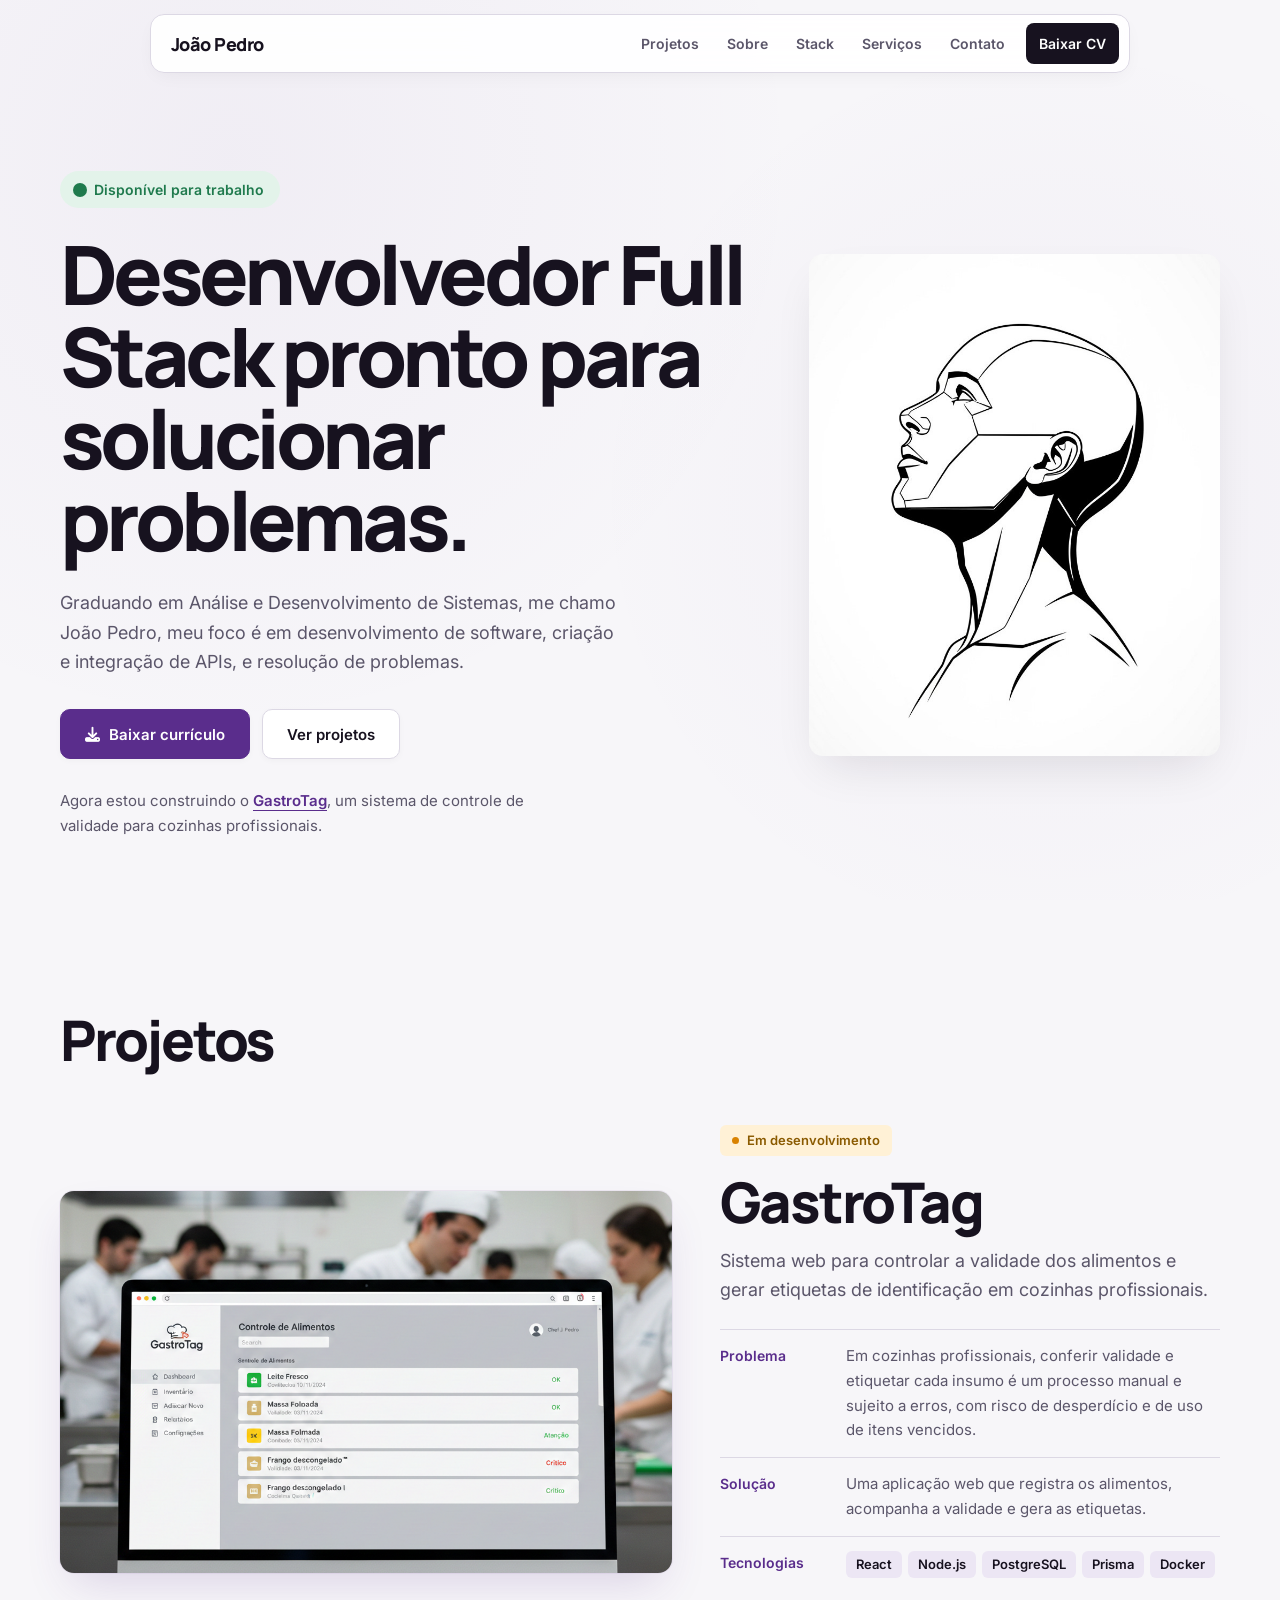
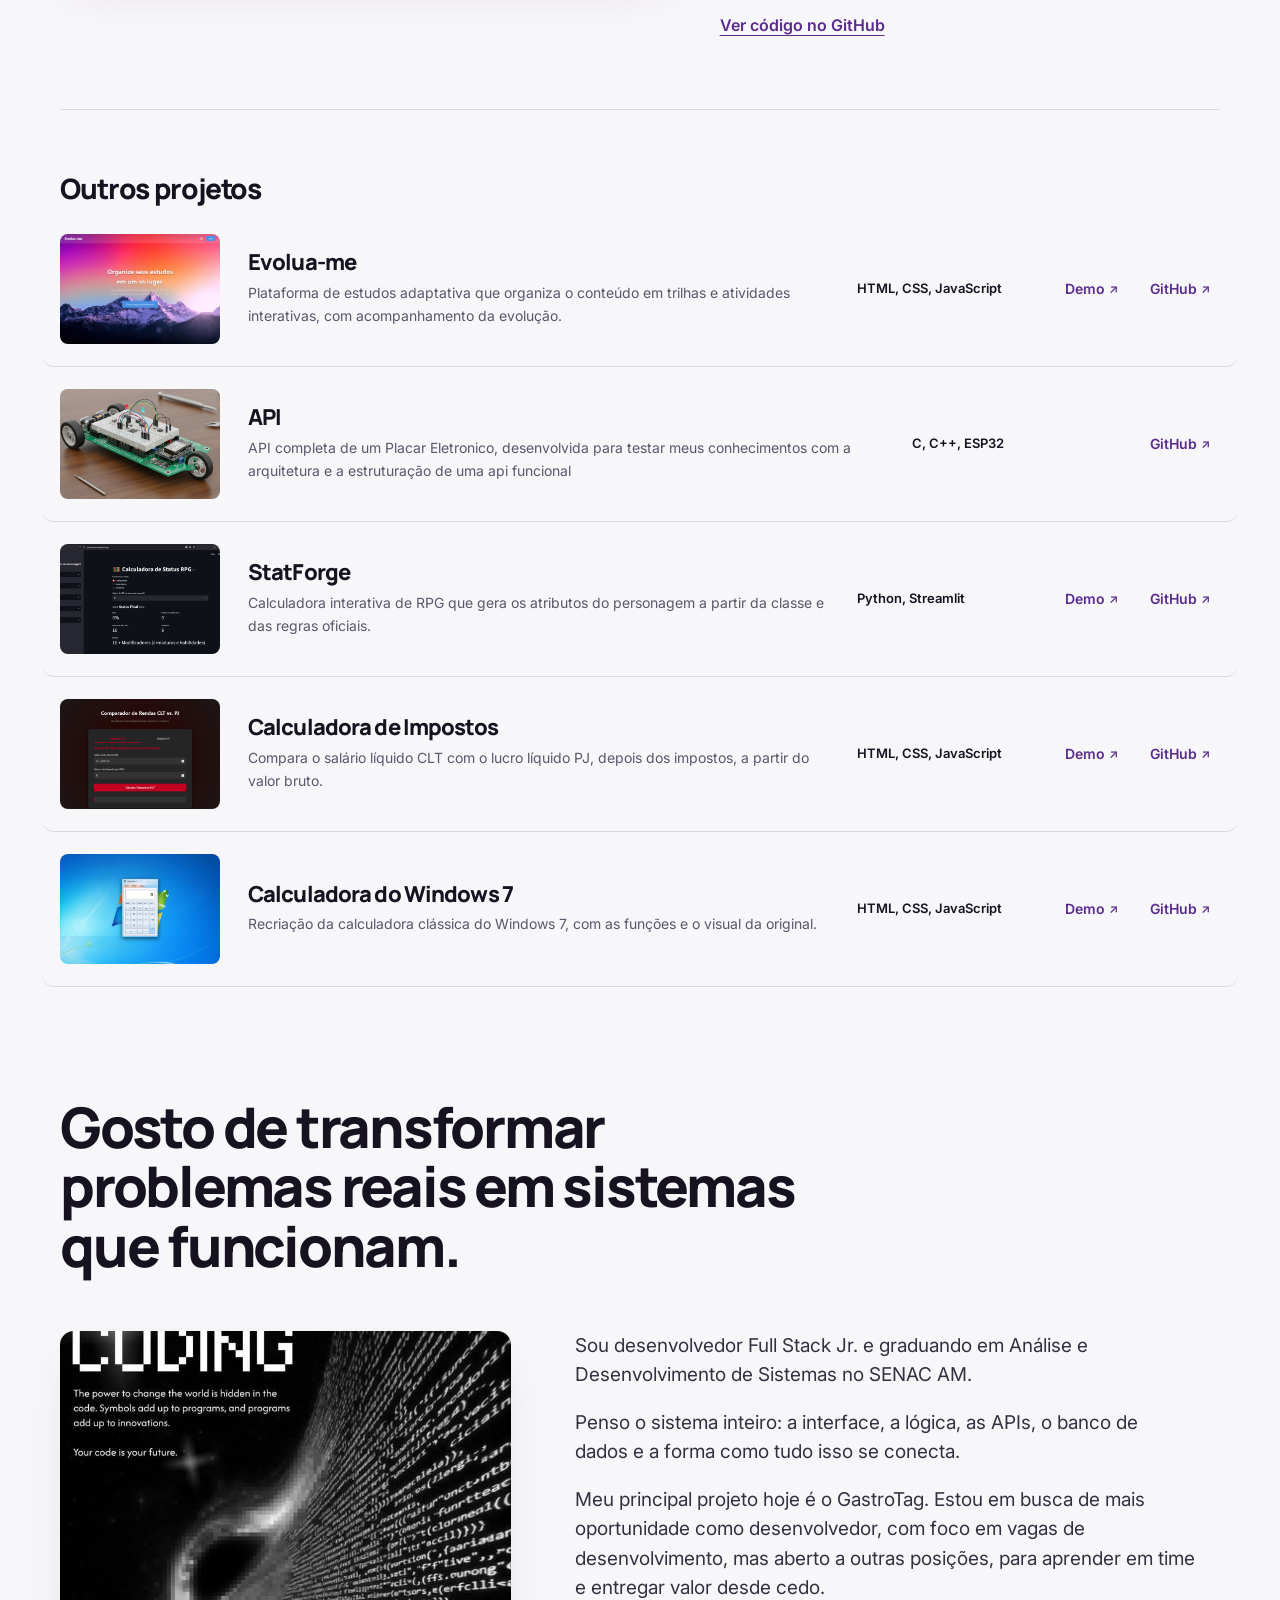
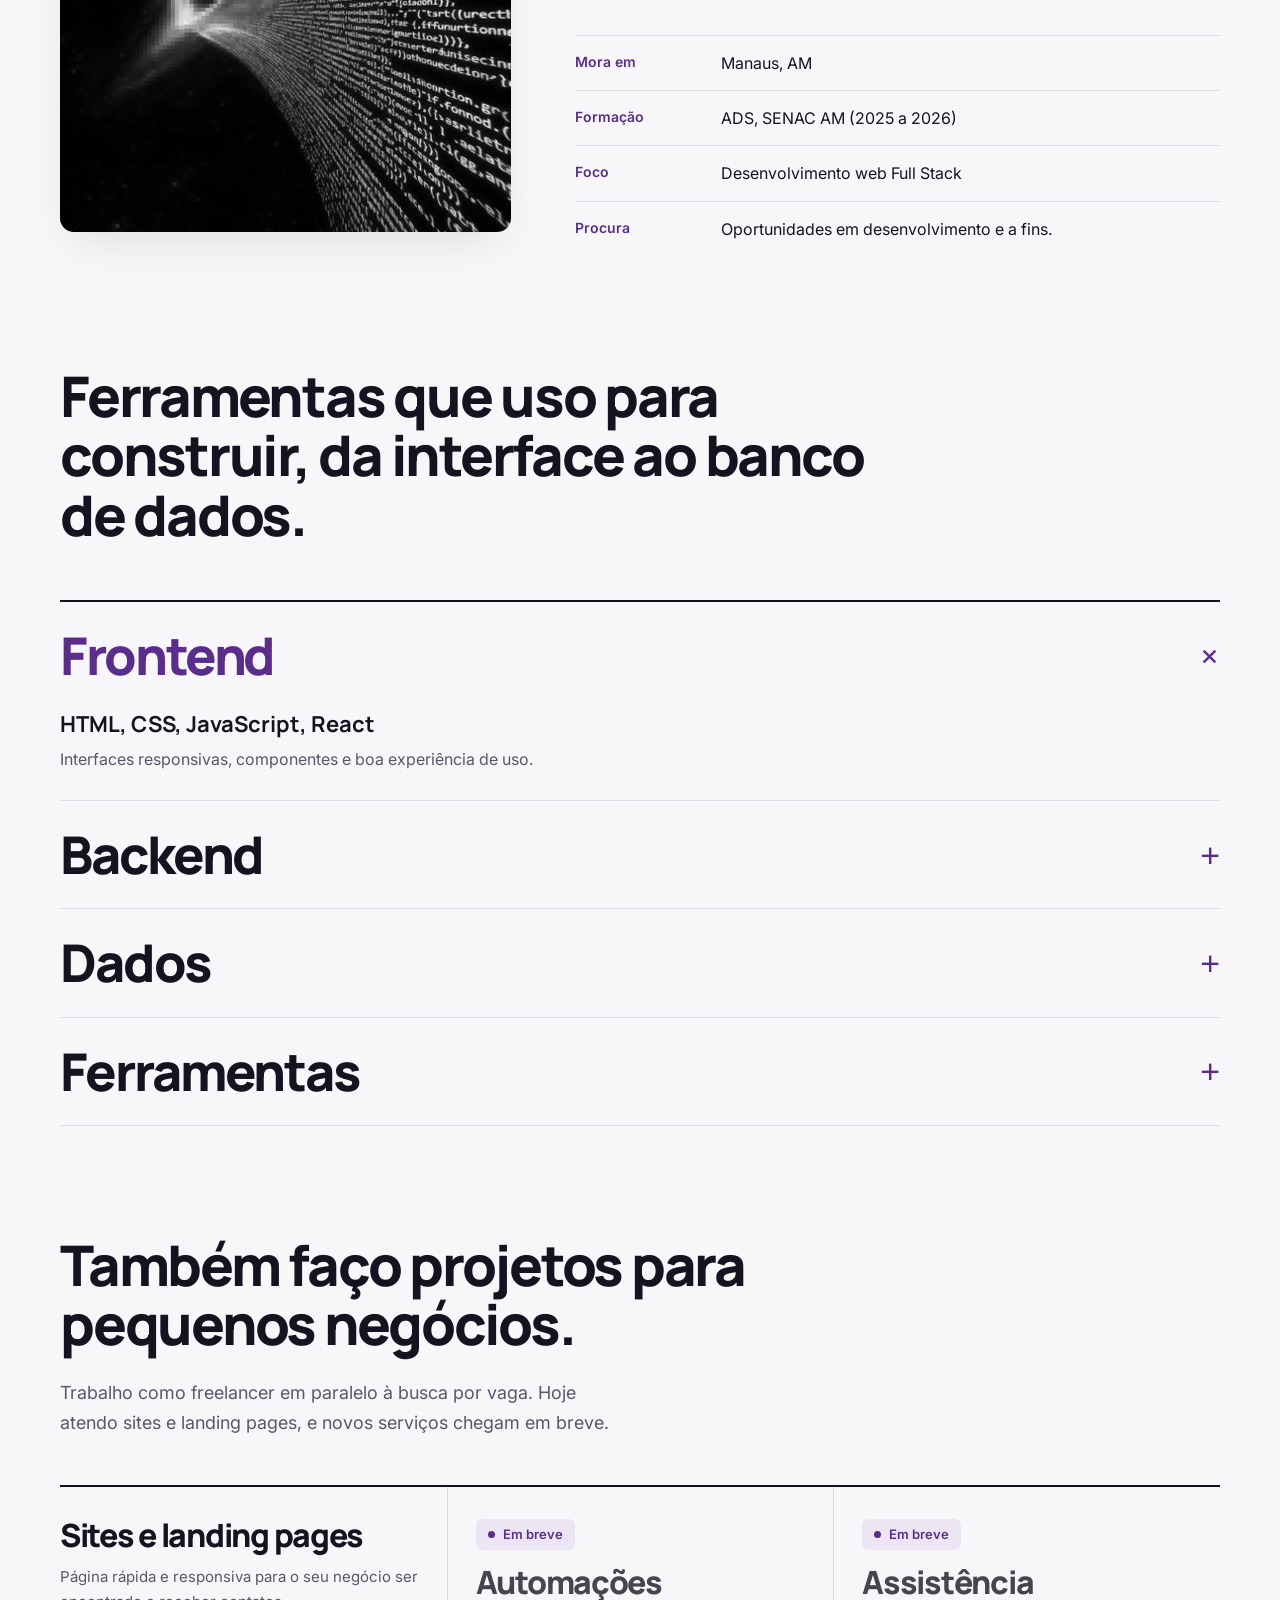
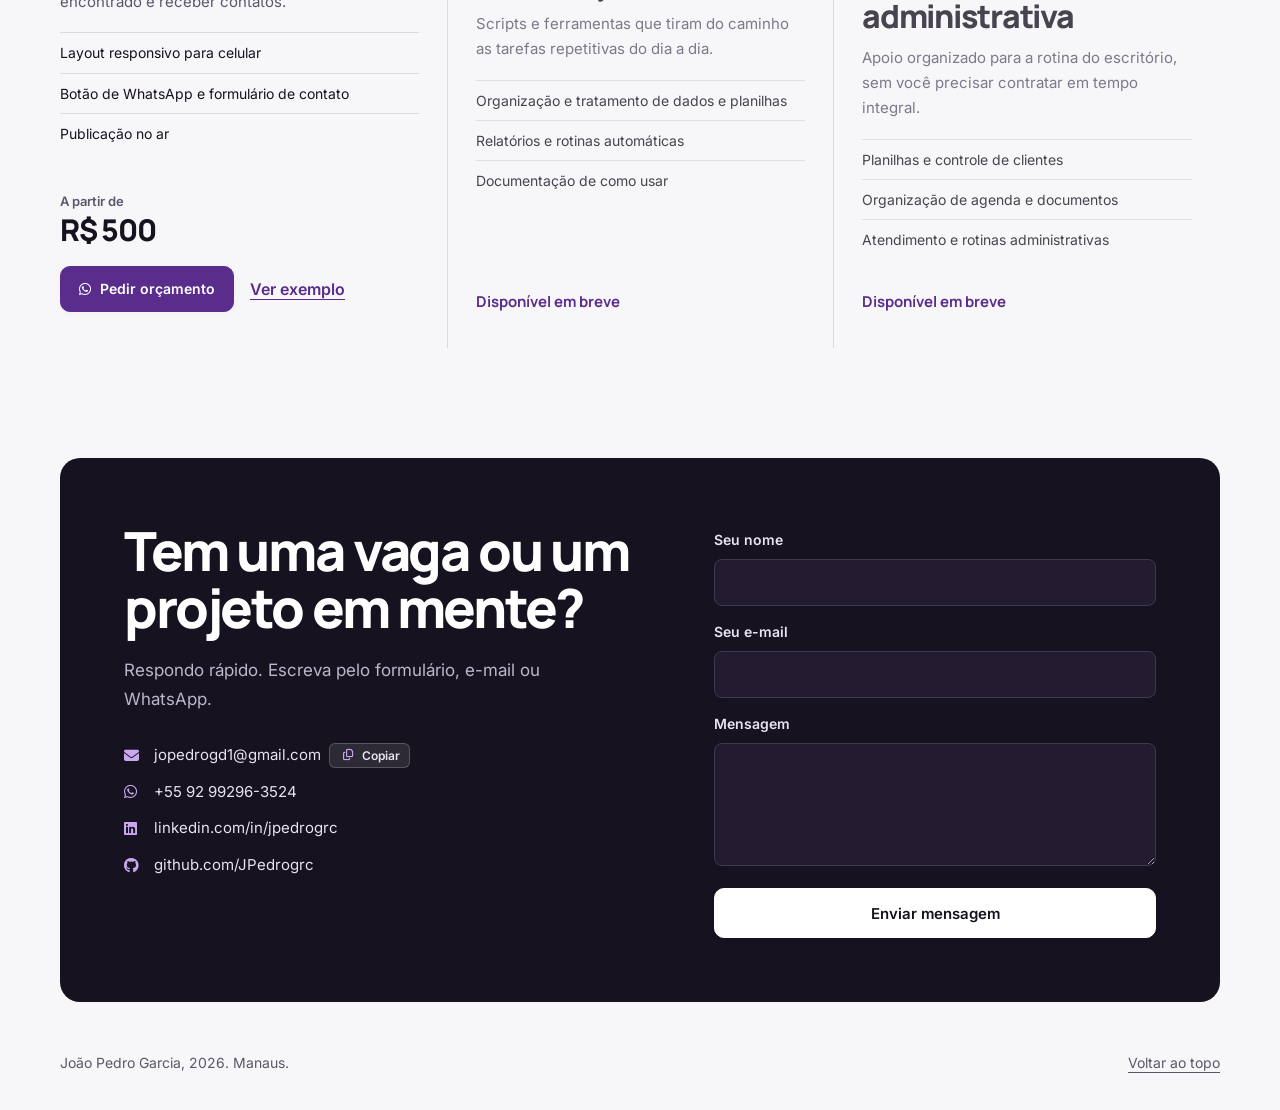
<file: index.html>
<!DOCTYPE html>
<html lang="pt-BR">
<head>
<meta charset="UTF-8">
<meta name="viewport" content="width=device-width, initial-scale=1.0">
<title>João Pedro Garcia | Desenvolvedor Full Stack</title>
<meta name="description" content="João Pedro Garcia, desenvolvedor Full Stack em Manaus. Constrói sistemas web da interface ao banco de dados. Aberto a oportunidades, incluindo vagas júnior.">
<meta property="og:type" content="website">
<meta property="og:title" content="João Pedro Garcia | Desenvolvedor Full Stack">
<meta property="og:description" content="Sistemas web da interface ao banco de dados. Veja o GastroTag e outros projetos.">
<!-- ATUALIZAR: depois de publicar, troque por a URL completa, ex.: https://jpedrogrc.github.io/Portf-lio-2/images/gastrotagimgilustrativa.png -->
<meta property="og:image" content="images/gastrotagimgilustrativa.png">
<meta name="theme-color" content="#f7f6f9">
<link rel="icon" href="data:image/svg+xml,%3Csvg xmlns='http://www.w3.org/2000/svg' viewBox='0 0 100 100'%3E%3Crect width='100' height='100' rx='22' fill='%235a2d8c'/%3E%3Ctext x='50' y='70' font-size='62' font-family='sans-serif' font-weight='800' text-anchor='middle' fill='white'%3EP%3C/text%3E%3C/svg%3E">
<link rel="preconnect" href="https://fonts.googleapis.com">
<link rel="preconnect" href="https://fonts.gstatic.com" crossorigin>
<link href="https://fonts.googleapis.com/css2?family=Inter:wght@400;500;600&family=Manrope:wght@600;800&display=swap" rel="stylesheet">
<link rel="stylesheet" href="https://cdnjs.cloudflare.com/ajax/libs/font-awesome/6.6.0/css/all.min.css" crossorigin="anonymous" referrerpolicy="no-referrer">
<link rel="stylesheet" href="style.css">
</head>
<body>

<header class="site-header">
  <nav class="bar" aria-label="Navegação principal">
    <a class="brand" href="#home">João Pedro</a>
    <button class="menu-toggle" type="button" aria-label="Abrir menu" aria-expanded="false"><i class="fa-solid fa-bars"></i></button>
    <ul class="nav">
      <li><a href="#project">Projetos</a></li>
      <li><a href="#about">Sobre</a></li>
      <li><a href="#stack">Stack</a></li>
      <li><a href="#services">Serviços</a></li>
      <li><a href="#contact">Contato</a></li>
      <li><a class="cv" href="Docs/curriculum.pdf" download>Baixar CV</a></li>
    </ul>
  </nav>
</header>

<main>

<section class="hero wrap" id="home">
  <div class="hero-copy">
    <p class="avail"><i></i>Disponível para trabalho</p>
    <h1>Desenvolvedor Full Stack pronto para solucionar problemas.</h1>
    <p class="sub">Graduando em Análise e Desenvolvimento de Sistemas, me chamo João Pedro, meu foco é em desenvolvimento de software, criação e integração de APIs, e resolução de problemas.</p>
    <div class="actions">
      <a class="btn pri" href="Docs/curriculum.pdf" download><i class="fa-solid fa-download"></i> Baixar currículo</a>
      <a class="btn" href="#project">Ver projetos</a>
    </div>
    <p class="now">Agora estou construindo o <a href="#gastrotag">GastroTag</a>, um sistema de controle de validade para cozinhas profissionais.</p>
  </div>
  <figure class="hero-photo"><img src="images/img2.jpeg" alt="Foto de João Pedro" width="470" height="573"></figure>
</section>

<section class="wrap" id="project">
  <h2 class="reveal">Projetos</h2>

  <article class="case reveal" id="gastrotag">
    <img src="images/gastrotagimgilustrativa.png" alt="Tela do GastroTag" width="1280" height="720" loading="lazy">
    <div class="case-body">
      <p class="status">Em desenvolvimento</p>
      <h3>GastroTag</h3>
      <p class="lead">Sistema web para controlar a validade dos alimentos e gerar etiquetas de identificação em cozinhas profissionais.</p>
      <!-- ATUALIZAR: confirme o texto abaixo, adicione seu papel no projeto e, se tiver, link de demo ou vídeo curto do sistema -->
      <dl>
        <div><dt>Problema</dt><dd>Em cozinhas profissionais, conferir validade e etiquetar cada insumo é um processo manual e sujeito a erros, com risco de desperdício e de uso de itens vencidos.</dd></div>
        <div><dt>Solução</dt><dd>Uma aplicação web que registra os alimentos, acompanha a validade e gera as etiquetas.</dd></div>
        <div><dt>Tecnologias</dt><dd class="chips"><span>React</span><span>Node.js</span><span>PostgreSQL</span><span>Prisma</span><span>Docker</span></dd></div>
      </dl>
      <a class="link" href="https://github.com/Gastro-Tag/Gastro-Tag" target="_blank" rel="noopener noreferrer">Ver código no GitHub</a>
    </div>
  </article>

  <h3 class="sub-h reveal">Outros projetos</h3>
  <div class="rows">
    <article class="row reveal">
      <img src="images/evoluame.PNG" alt="Evolua-me" width="160" height="110" loading="lazy">
      <div><h3>Evolua-me</h3><p>Plataforma de estudos adaptativa que organiza o conteúdo em trilhas e atividades interativas, com acompanhamento da evolução.</p></div>
      <p class="tech">HTML, CSS, JavaScript</p>
      <p class="lk"><a href="https://jpedrogrc.github.io/projetointerdisciplinar2/" target="_blank" rel="noopener noreferrer">Demo</a><a href="https://github.com/JPedrogrc/projetointerdisciplinar2" target="_blank" rel="noopener noreferrer">GitHub</a></p>
    </article>
    <article class="row reveal">
      <img src="images/Image_fx.jpg" alt="Api de Placar Eletronico" width="160" height="110" loading="lazy">
      <div><h3>API</h3><p>API completa de um Placar Eletronico, desenvolvida para testar meus conhecimentos com a arquitetura e a estruturação de uma api funcional</p></div>
      <p class="tech">C, C++, ESP32</p>
      <p class="lk"><a href="https://github.com/JPedrogrc/placar-api" target="_blank" rel="noopener noreferrer">GitHub</a></p>
    </article>
    <article class="row reveal">
      <img src="images/streamlitproject.PNG" alt="StatForge" width="160" height="110" loading="lazy">
      <div><h3>StatForge</h3><p>Calculadora interativa de RPG que gera os atributos do personagem a partir da classe e das regras oficiais.</p></div>
      <p class="tech">Python, Streamlit</p>
      <p class="lk"><a href="https://statforge-8pppgzfvzgfu4yrkpujlbp.streamlit.app/" target="_blank" rel="noopener noreferrer">Demo</a><a href="https://github.com/JPedrogrc/StatForge" target="_blank" rel="noopener noreferrer">GitHub</a></p>
    </article>
    <article class="row reveal">
      <img src="images/calcimposto.PNG" alt="Calculadora de Impostos" width="160" height="110" loading="lazy">
      <div><h3>Calculadora de Impostos</h3><p>Compara o salário líquido CLT com o lucro líquido PJ, depois dos impostos, a partir do valor bruto.</p></div>
      <p class="tech">HTML, CSS, JavaScript</p>
      <p class="lk"><a href="https://jpedrogrc.github.io/Calculadora-de-Encargos-e-Impostos/" target="_blank" rel="noopener noreferrer">Demo</a><a href="https://github.com/JPedrogrc/Calculadora-de-Encargos-e-Impostos" target="_blank" rel="noopener noreferrer">GitHub</a></p>
    </article>
    <article class="row reveal">
      <img src="images/Calculadorawin7.PNG" alt="Calculadora do Windows 7" width="160" height="110" loading="lazy">
      <div><h3>Calculadora do Windows 7</h3><p>Recriação da calculadora clássica do Windows 7, com as funções e o visual da original.</p></div>
      <p class="tech">HTML, CSS, JavaScript</p>
      <p class="lk"><a href="https://jpedrogrc.github.io/Calculadora-do-Windows-7/" target="_blank" rel="noopener noreferrer">Demo</a><a href="https://github.com/JPedrogrc/Calculadora-do-Windows-7" target="_blank" rel="noopener noreferrer">GitHub</a></p>
    </article>
  </div>
</section>

<section class="wrap" id="about">
  <h2 class="reveal">Gosto de transformar problemas reais em sistemas que funcionam.</h2>
  <div class="about-grid reveal">
    <img class="about-photo" src="images/img.jpeg" alt="João Pedro programando" width="500" height="560" loading="lazy">
    <div>
      <div class="about-copy">
        <p>Sou desenvolvedor Full Stack Jr. e graduando em Análise e Desenvolvimento de Sistemas no SENAC AM.</p>
        <p>Penso o sistema inteiro: a interface, a lógica, as APIs, o banco de dados e a forma como tudo isso se conecta.</p>
        <p>Meu principal projeto hoje é o GastroTag. Estou em busca de mais oportunidade como desenvolvedor, com foco em vagas de desenvolvimento, mas aberto a outras posições, para aprender em time e entregar valor desde cedo.</p>
      </div>
      <dl class="facts">
        <div><dt>Mora em</dt><dd>Manaus, AM</dd></div>
        <div><dt>Formação</dt><dd>ADS, SENAC AM (2025 a 2026)</dd></div>
        <div><dt>Foco</dt><dd>Desenvolvimento web Full Stack</dd></div>
        <div><dt>Procura</dt><dd>Oportunidades em desenvolvimento e a fins.</dd></div>
      </dl>
    </div>
  </div>
</section>

<section class="wrap" id="stack">
  <h2 class="reveal">Ferramentas que uso para construir, da interface ao banco de dados.</h2>
  <div class="layers reveal">
    <div class="layer open">
      <button type="button" aria-expanded="true"><h3>Frontend</h3><span class="pm" aria-hidden="true">+</span></button>
      <div class="pane"><div><p class="t">HTML, CSS, JavaScript, React</p><p>Interfaces responsivas, componentes e boa experiência de uso.</p></div></div>
    </div>
    <div class="layer">
      <button type="button" aria-expanded="false"><h3>Backend</h3><span class="pm" aria-hidden="true">+</span></button>
      <div class="pane"><div><p class="t">Node.js, Express, Python</p><p>APIs, regras de negócio, autenticação e processamento.</p></div></div>
    </div>
    <div class="layer">
      <button type="button" aria-expanded="false"><h3>Dados</h3><span class="pm" aria-hidden="true">+</span></button>
      <div class="pane"><div><p class="t">PostgreSQL, SQL, Prisma</p><p>Modelagem, consultas e organização dos dados.</p></div></div>
    </div>
    <div class="layer">
      <button type="button" aria-expanded="false"><h3>Ferramentas</h3><span class="pm" aria-hidden="true">+</span></button>
      <div class="pane"><div><p class="t">Git, GitHub, Docker, Vite</p><p>Versionamento e ambiente de desenvolvimento.</p></div></div>
    </div>
  </div>
</section>

<section class="wrap" id="services">
  <h2 class="reveal">Também faço projetos para pequenos negócios.</h2>
  <p class="svc-intro reveal">Trabalho como freelancer em paralelo à busca por vaga. Hoje atendo sites e landing pages, e novos serviços chegam em breve.</p>

  <!-- ATUALIZAR: coloque o preço real e o link do exemplo no primeiro serviço -->
  <div class="svc reveal">
    <article class="svc-item">
      <h3>Sites e landing pages</h3>
      <p>Página rápida e responsiva para o seu negócio ser encontrado e receber contatos.</p>
      <ul>
        <li>Layout responsivo para celular</li>
        <li>Botão de WhatsApp e formulário de contato</li>
        <li>Publicação no ar</li>
      </ul>
      <p class="price"><small>A partir de</small> R$ 500</p>
      <div class="svc-actions">
        <a class="btn pri" href="https://wa.me/5592992963524?text=Ol%C3%A1!%20Vi%20seu%20portf%C3%B3lio%20e%20quero%20um%20or%C3%A7amento%20de%20site%20ou%20landing%20page." target="_blank" rel="noopener noreferrer"><i class="fa-brands fa-whatsapp"></i> Pedir orçamento</a>
        <a class="link" href="https://jpedrogrc.github.io/Landingpageimobiliaria/" target="_blank" rel="noopener noreferrer">Ver exemplo</a>
      </div>
    </article>

    <article class="svc-item is-soon">
      <p class="status soon">Em breve</p>
      <h3>Automações</h3>
      <p>Scripts e ferramentas que tiram do caminho as tarefas repetitivas do dia a dia.</p>
      <ul>
        <li>Organização e tratamento de dados e planilhas</li>
        <li>Relatórios e rotinas automáticas</li>
        <li>Documentação de como usar</li>
      </ul>
      <p class="soon-note">Disponível em breve</p>
    </article>

    <article class="svc-item is-soon">
      <p class="status soon">Em breve</p>
      <h3>Assistência administrativa</h3>
      <p>Apoio organizado para a rotina do escritório, sem você precisar contratar em tempo integral.</p>
      <ul>
        <li>Planilhas e controle de clientes</li>
        <li>Organização de agenda e documentos</li>
        <li>Atendimento e rotinas administrativas</li>
      </ul>
      <p class="soon-note">Disponível em breve</p>
    </article>
  </div>
</section>

<section class="wrap" id="contact">
  <div class="contact reveal">
    <div>
      <h2>Tem uma vaga ou um projeto em mente?</h2>
      <p class="c-sub">Respondo rápido. Escreva pelo formulário, e-mail ou WhatsApp.</p>
      <ul class="c-links">
        <li>
          <a href="mailto:jopedrogd1@gmail.com"><i class="fa-solid fa-envelope"></i> jopedrogd1@gmail.com</a>
          <button type="button" class="copy-email-btn" data-email="jopedrogd1@gmail.com" aria-label="Copiar e-mail" title="Copiar e-mail">
            <i class="fa-regular fa-copy"></i>
            <span class="copy-tooltip">Copiar</span>
          </button>
        </li>
        <li><a href="https://wa.me/5592992963524" target="_blank" rel="noopener noreferrer"><i class="fa-brands fa-whatsapp"></i> +55 92 99296-3524</a></li>
        <li><a href="https://www.linkedin.com/in/jpedrogrc/" target="_blank" rel="noopener noreferrer"><i class="fa-brands fa-linkedin"></i> linkedin.com/in/jpedrogrc</a></li>
        <li><a href="https://github.com/JPedrogrc" target="_blank" rel="noopener noreferrer"><i class="fa-brands fa-github"></i> github.com/JPedrogrc</a></li>
      </ul>
    </div>
    <form id="contact-form" action="https://formspree.io/f/myzldwna" method="POST">
      <label for="name">Seu nome</label>
      <input id="name" name="user_name" type="text" autocomplete="name" required>
      <label for="email">Seu e-mail</label>
      <input id="email" name="user_email" type="email" autocomplete="email" required>
      <label for="message">Mensagem</label>
      <textarea id="message" name="message" rows="5" required></textarea>
      <button class="btn pri" type="submit">Enviar mensagem</button>
    </form>
  </div>
</section>

</main>

<footer class="footer wrap">
  <p>João Pedro Garcia, <span id="year">2026</span>.  Manaus.</p>
  <a href="#home">Voltar ao topo</a>
</footer>

<script src="main.js"></script>
</body>
</html>
</file>
<file: style.css>
:root{--paper:#f7f6f9;--ink:#17121f;--soft:#5b566a;--line:#dcd8e4;--acai:#5a2d8c;--tint:#ece6f4;--ok:#1f7a4d;--w:1160px}
*{margin:0;padding:0;box-sizing:border-box}
html{scroll-behavior:smooth;scroll-padding-top:90px}
body{
  font:16px/1.65 Inter,sans-serif;
  background-color:var(--paper);
  background-image:
    radial-gradient(circle at 18% 18%, rgba(90,45,140,0.045) 0%, transparent 45%),
    radial-gradient(circle at 82% 55%, rgba(90,45,140,0.035) 0%, transparent 40%);
  background-attachment:fixed;
  color:var(--ink);
  -webkit-font-smoothing:antialiased;
  overflow-x:hidden;
}
a{color:inherit;text-decoration:none}
img{display:block;width:100%;height:auto;object-fit:cover}
ul{list-style:none}
h1,h2,h3{font-family:Manrope,sans-serif;line-height:1.06;letter-spacing:-.04em}
.wrap{width:min(100% - 40px,var(--w));margin:0 auto}
section.wrap{padding:110px 0 0}
h2{font-size:clamp(30px,4.6vw,56px);font-weight:800;max-width:820px;margin-bottom:56px}
:focus-visible{outline:3px solid var(--acai);outline-offset:3px}

/* header */
.site-header{position:fixed;top:14px;left:0;right:0;z-index:50;display:flex;justify-content:center;padding:0 14px}
.bar{
  display:flex;
  align-items:center;
  justify-content:space-between;
  gap:20px;
  width:min(100%,980px);
  padding:8px 10px 8px 20px;
  background:rgba(255,255,255,.9);
  backdrop-filter:blur(14px);
  -webkit-backdrop-filter:blur(14px);
  border:1px solid var(--line);
  border-radius:14px;
  box-shadow:0 6px 20px -6px rgba(23,18,31,0.06);
  position:relative;
}
.brand{font:800 18px Manrope,sans-serif;letter-spacing:-.03em}
.nav{display:flex;align-items:center;gap:2px}
.nav a{display:block;padding:9px 13px;border-radius:8px;font-size:14px;font-weight:600;color:var(--soft);transition:background .2s,color .2s}
.nav a:hover,.nav a.active{color:var(--acai);background:var(--tint)}
.nav a.cv{background:var(--ink);color:#fff;margin-left:6px}
.nav a.cv:hover{background:var(--acai);color:#fff}
.menu-toggle{display:none;width:42px;height:42px;border-radius:9px;background:var(--tint);color:var(--ink);font-size:17px;cursor:pointer;border:0}

/* hero */
.hero{min-height:100vh;display:grid;grid-template-columns:1.25fr .75fr;gap:64px;align-items:center;padding:130px 0 70px}
.hero-copy>*{animation:rise .8s cubic-bezier(.2,.7,.2,1) both}
.hero-copy>:nth-child(2){animation-delay:.1s}.hero-copy>:nth-child(3){animation-delay:.2s}.hero-copy>:nth-child(4){animation-delay:.3s}.hero-copy>:nth-child(5){animation-delay:.4s}
@keyframes rise{from{opacity:0;transform:translateY(26px)}to{opacity:1;transform:none}}
.avail{display:inline-flex;align-items:center;gap:10px;margin-bottom:26px;padding:7px 16px;border-radius:99px;background:#e3f3ea;color:var(--ok);font-size:14px;font-weight:600}
.avail i{position:relative;display:inline-block;width:8px;height:8px;border-radius:50%;background:var(--ok)}
.avail i::before{content:'';position:absolute;inset:-3px;border-radius:50%;background:var(--ok);animation:radar 2s cubic-bezier(.4,0,.2,1) infinite}
@keyframes radar{0%{transform:scale(1);opacity:.8}70%{transform:scale(2.5);opacity:0}100%{transform:scale(2.5);opacity:0}}
.hero h1{font-size:clamp(40px,6.4vw,84px);font-weight:800;letter-spacing:-.055em;line-height:1}
.sub{max-width:560px;margin-top:26px;font-size:18px;color:var(--soft)}
.actions{display:flex;flex-wrap:wrap;gap:12px;margin-top:32px}
.btn{
  display:inline-flex;
  align-items:center;
  justify-content:center;
  gap:9px;
  min-height:50px;
  padding:0 24px;
  border-radius:10px;
  border:1px solid var(--line);
  background:#fff;
  font:600 15px Inter,sans-serif;
  cursor:pointer;
  transition:transform .2s,background .2s,color .2s,box-shadow .2s;
  box-shadow:0 2px 6px rgba(0,0,0,0.03);
}
.btn:hover{transform:translateY(-2px);box-shadow:0 8px 18px -4px rgba(90,45,140,0.12)}
.btn.pri{background:var(--acai);border-color:var(--acai);color:#fff}
.btn.pri:hover{background:#451f6d;box-shadow:0 8px 20px -4px rgba(90,45,140,0.32)}
.now{margin-top:30px;max-width:520px;font-size:15px;color:var(--soft)}
.now a,.link{color:var(--acai);font-weight:600;text-decoration:underline;text-underline-offset:4px}
.hero-photo{position:relative}
.hero-photo img{
  border-radius:14px;
  aspect-ratio:.82;
  background:var(--tint);
  box-shadow:0 20px 45px -15px rgba(23,18,31,0.12);
  transition:transform .4s cubic-bezier(.2,.7,.2,1),box-shadow .4s ease;
}
.hero-photo:hover img{
  transform:translateY(-4px);
  box-shadow:0 28px 55px -15px rgba(90,45,140,0.2);
}

/* project case */
.case{display:grid;grid-template-columns:1.1fr .9fr;gap:48px;align-items:center;padding-bottom:70px;border-bottom:1px solid var(--line)}
.case>img{
  border-radius:14px;
  aspect-ratio:16/10;
  background:var(--tint);
  box-shadow:0 20px 45px -12px rgba(90,45,140,0.18),0 0 0 1px rgba(90,45,140,0.06);
  transition:transform .4s cubic-bezier(.2,.7,.2,1),box-shadow .4s ease;
}
.case:hover>img{
  transform:translateY(-4px) scale(1.01);
  box-shadow:0 30px 60px -15px rgba(90,45,140,0.26),0 0 0 1px rgba(90,45,140,0.12);
}
.status{display:inline-flex;align-items:center;gap:8px;margin-bottom:16px;padding:5px 12px;border-radius:6px;background:#fff1d6;color:#8a5a00;font-size:13px;font-weight:600}
.status::before{content:'';width:7px;height:7px;border-radius:50%;background:#d98200;display:inline-block}
.case h3{font-size:clamp(36px,5vw,56px);font-weight:800}
.lead{margin:14px 0 24px;font-size:18px;color:var(--soft)}
dl>div{display:grid;grid-template-columns:110px 1fr;gap:16px;padding:14px 0;border-top:1px solid var(--line)}
dt{font-weight:600;font-size:14px;color:var(--acai)}
dd{font-size:15px;color:var(--soft)}
.chips{display:flex;flex-wrap:wrap;gap:6px}
.chips span{padding:3px 10px;border-radius:6px;background:var(--tint);color:var(--ink);font-size:13px;font-weight:600;transition:background .2s,color .2s,transform .2s}
.chips span:hover{background:var(--acai);color:#fff;transform:translateY(-1px)}
.case .link{display:inline-block;margin-top:20px}

/* other projects */
.sub-h{margin:64px 0 8px;font-size:28px;font-weight:800}
.row{
  display:grid;
  grid-template-columns:160px 1fr 170px auto;
  gap:28px;
  align-items:center;
  padding:22px 18px;
  margin:0 -18px;
  border-bottom:1px solid var(--line);
  border-radius:12px;
  transition:background .25s ease,transform .25s ease,box-shadow .25s ease;
}
.row:hover{
  background:rgba(255,255,255,.8);
  box-shadow:0 10px 30px -10px rgba(90,45,140,0.1);
  transform:translateX(5px);
}
.row img{width:160px;height:110px;border-radius:8px;background:var(--tint);transition:transform .35s cubic-bezier(.2,.7,.2,1);object-fit:cover}
.row:hover img{transform:scale(1.04)}
.row h3{font-size:22px;font-weight:800;margin-bottom:6px;transition:color .2s ease}
.row:hover h3{color:var(--acai)}
.row p{font-size:14px;color:var(--soft)}
.row .tech{font-size:13px;font-weight:600;color:var(--ink)}
.lk{display:flex;gap:12px;justify-content:flex-end;min-width:110px}
.lk a{
  font-size:14px;
  font-weight:600;
  color:var(--acai);
  text-decoration:none;
  display:inline-flex;
  align-items:center;
  gap:4px;
  padding:5px 10px;
  border-radius:7px;
  background:transparent;
  transition:background .2s,transform .2s;
}
.lk a::after{content:'↗';font-size:12px;transition:transform .2s ease;display:inline-block}
.lk a:hover{background:var(--tint);transform:translateY(-1px)}
.lk a:hover::after{transform:translate(2px,-2px)}

/* about */
.about-grid{display:grid;grid-template-columns:.7fr 1fr;gap:64px;align-items:start}
.about-photo{
  border-radius:14px;
  aspect-ratio:.9;
  filter:grayscale(1);
  background:var(--tint);
  box-shadow:0 18px 45px -15px rgba(23,18,31,0.12);
  transition:filter .4s ease,transform .4s cubic-bezier(.2,.7,.2,1),box-shadow .4s ease;
}
.about-photo:hover{
  filter:grayscale(0);
  transform:translateY(-4px);
  box-shadow:0 26px 55px -15px rgba(90,45,140,0.22);
}
.about-copy p{margin-bottom:18px;font-size:19px;line-height:1.55;color:#33303f;max-width:620px}
.facts{margin-top:32px}
.facts>div{grid-template-columns:130px 1fr}
.facts dd{font-size:16px;color:var(--ink)}

/* stack */
.layers{border-top:2px solid var(--ink)}
.layer{border-bottom:1px solid var(--line);transition:background .2s}
.layer:hover{background:rgba(255,255,255,.45)}
.layer button{display:flex;width:100%;align-items:center;gap:20px;padding:26px 0;background:none;border:0;color:inherit;text-align:left;cursor:pointer}
.layer h3{flex:1;font-size:clamp(28px,5vw,52px);font-weight:800;transition:color .2s}
.layer:hover h3,.layer.open h3{color:var(--acai)}
.pm{font-size:34px;line-height:1;transition:transform .3s;color:var(--acai)}
.layer.open .pm{transform:rotate(45deg)}
.pane{display:grid;grid-template-rows:0fr;transition:grid-template-rows .45s ease}
.layer.open .pane{grid-template-rows:1fr}
.pane>div{overflow:hidden}
.pane p{max-width:560px;color:var(--soft)}
.pane p.t{font:700 22px/1.4 Manrope,sans-serif;color:var(--ink);margin-bottom:6px}
.pane p:last-child{padding-bottom:28px}

/* contact */
.contact{display:grid;grid-template-columns:1fr .85fr;gap:70px;padding:64px;border-radius:20px;background:var(--ink);color:#fff}
.contact h2{font-size:clamp(32px,4.4vw,54px);margin-bottom:20px;color:#fff}
.c-sub{color:#bdb6cc;font-size:17px;max-width:460px}
.c-links{display:grid;gap:12px;margin-top:30px}
.c-links li{display:flex;align-items:center;flex-wrap:wrap;gap:8px}
.c-links a{display:inline-flex;align-items:center;gap:12px;color:#e8e3f1;font-size:15px;transition:color .2s}
.c-links a:hover{color:#c9a8f0}
.c-links i{width:18px;color:#c9a8f0}
.copy-email-btn{
  background:rgba(255,255,255,0.1);
  border:1px solid rgba(255,255,255,0.2);
  color:#e8e3f1;
  padding:4px 9px;
  border-radius:6px;
  cursor:pointer;
  font:600 12px Inter,sans-serif;
  display:inline-flex;
  align-items:center;
  gap:5px;
  transition:background .2s,color .2s,border-color .2s,transform .2s;
}
.copy-email-btn:hover{background:rgba(255,255,255,0.22);color:#fff;border-color:#c9a8f0;transform:translateY(-1px)}
.copy-email-btn.copied{background:var(--ok);color:#fff;border-color:var(--ok)}
.copy-email-btn .fa-check{color:#fff}
#contact-form{display:flex;flex-direction:column;gap:8px}
label{font-size:14px;font-weight:600;color:#e8e3f1;margin-top:6px}
input,textarea{width:100%;padding:13px 14px;border-radius:8px;border:1px solid #403752;background:#231c30;color:#fff;font:15px Inter,sans-serif;resize:vertical}
input:focus,textarea:focus{outline:none;border-color:#c9a8f0}
#contact-form .btn{margin-top:14px;background:#fff;color:var(--ink);border-color:#fff}
#contact-form .btn:hover{background:#c9a8f0;border-color:#c9a8f0}
#contact-form .btn:disabled{opacity:.6}

/* services */
.svc-intro{max-width:560px;margin:-32px 0 48px;font-size:18px;color:var(--soft)}
.svc{display:grid;grid-template-columns:repeat(3,1fr);border-top:2px solid var(--ink)}
.svc-item{display:flex;flex-direction:column;padding:32px 28px 8px;border-left:1px solid var(--line);transition:background .2s}
.svc-item:first-child{border-left:0;padding-left:0}
.svc-item:hover{background:rgba(255,255,255,.45)}
.svc-item h3{font-size:clamp(24px,2.6vw,32px);font-weight:800;margin-bottom:12px;transition:color .2s}
.svc-item:hover h3{color:var(--acai)}
.svc-item>p{font-size:15px;color:var(--soft)}
.svc-item ul{margin:18px 0 24px;display:grid;gap:8px;font-size:14px}
.svc-item li{padding-top:8px;border-top:1px solid var(--line)}
.svc-item>p.price{margin-top:auto;font:800 30px Manrope,sans-serif;letter-spacing:-.04em;color:var(--ink)}
.price small{display:block;font:600 13px Inter,sans-serif;letter-spacing:0;color:var(--soft)}
.svc-actions{display:flex;flex-wrap:wrap;align-items:center;gap:16px;margin:16px 0 28px}
.svc-actions .btn{min-height:46px;padding:0 18px;font-size:14px}
.svc-item>p.status{align-self:flex-start;font-size:13px}
.status.soon{background:var(--tint);color:var(--acai)}
.status.soon::before{background:var(--acai)}
.svc-item.is-soon>h3,.svc-item.is-soon>p:not(.status):not(.soon-note),.svc-item.is-soon ul{opacity:.78}
.svc-item>p.soon-note{margin-top:auto;padding:16px 0 28px;font:700 15px Manrope,sans-serif;color:var(--acai)}

/* scroll reveal */
.reveal{
  opacity:0;
  transform:translateY(24px);
  transition:opacity .65s cubic-bezier(.2,.7,.2,1),transform .65s cubic-bezier(.2,.7,.2,1);
  will-change:opacity,transform;
}
.reveal.revealed{
  opacity:1;
  transform:none;
}

.footer{display:flex;justify-content:space-between;gap:16px;flex-wrap:wrap;padding:48px 0 36px;font-size:14px;color:var(--soft)}
.footer a{text-decoration:underline;text-underline-offset:4px}

/* tablet e mobile */
@media (max-width:980px){
  .hero,.case,.about-grid,.contact{grid-template-columns:1fr}
  .hero{gap:44px;min-height:auto;padding-top:120px}
  .hero-photo{max-width:420px}
  .about-photo{max-width:420px}
  .row{grid-template-columns:120px 1fr;gap:16px 20px;margin:0;padding:18px 0}
  .row:hover{transform:none;background:none;box-shadow:none}
  .row:hover img{transform:none}
  .row img{width:120px;height:90px}
  .row .tech,.lk{grid-column:2;justify-content:flex-start}
  .contact{padding:44px 28px;gap:44px}
}
@media (max-width:760px){
  section.wrap{padding-top:80px}
  h2{margin-bottom:36px}
  .menu-toggle{display:block}
  .nav{position:absolute;top:calc(100% + 8px);left:0;right:0;flex-direction:column;align-items:stretch;padding:8px;background:#fff;border:1px solid var(--line);border-radius:14px;opacity:0;visibility:hidden;transform:translateY(-6px);transition:.2s}
  .nav.open{opacity:1;visibility:visible;transform:none}
  .nav a{padding:13px}
  .nav a.cv{margin:4px 0 0;text-align:center}
  .btn{width:100%}
  dl>div,.facts>div{grid-template-columns:1fr;gap:2px}
  .layer button{padding:20px 0}
}
@media (max-width:980px){
  .svc{grid-template-columns:1fr}
  .svc-item,.svc-item:first-child{padding:28px 0 4px;border-left:0;border-bottom:1px solid var(--line)}
  .svc-item:hover{background:none}
  .svc-intro{margin-top:-24px}
}
@media (max-width:760px){
  .svc-actions .btn{width:100%}
}
@media (prefers-reduced-motion:reduce){
  html{scroll-behavior:auto}
  *,*::before,*::after{animation:none!important;transition-duration:.01ms!important}
  .reveal{opacity:1!important;transform:none!important}
}
</file>
